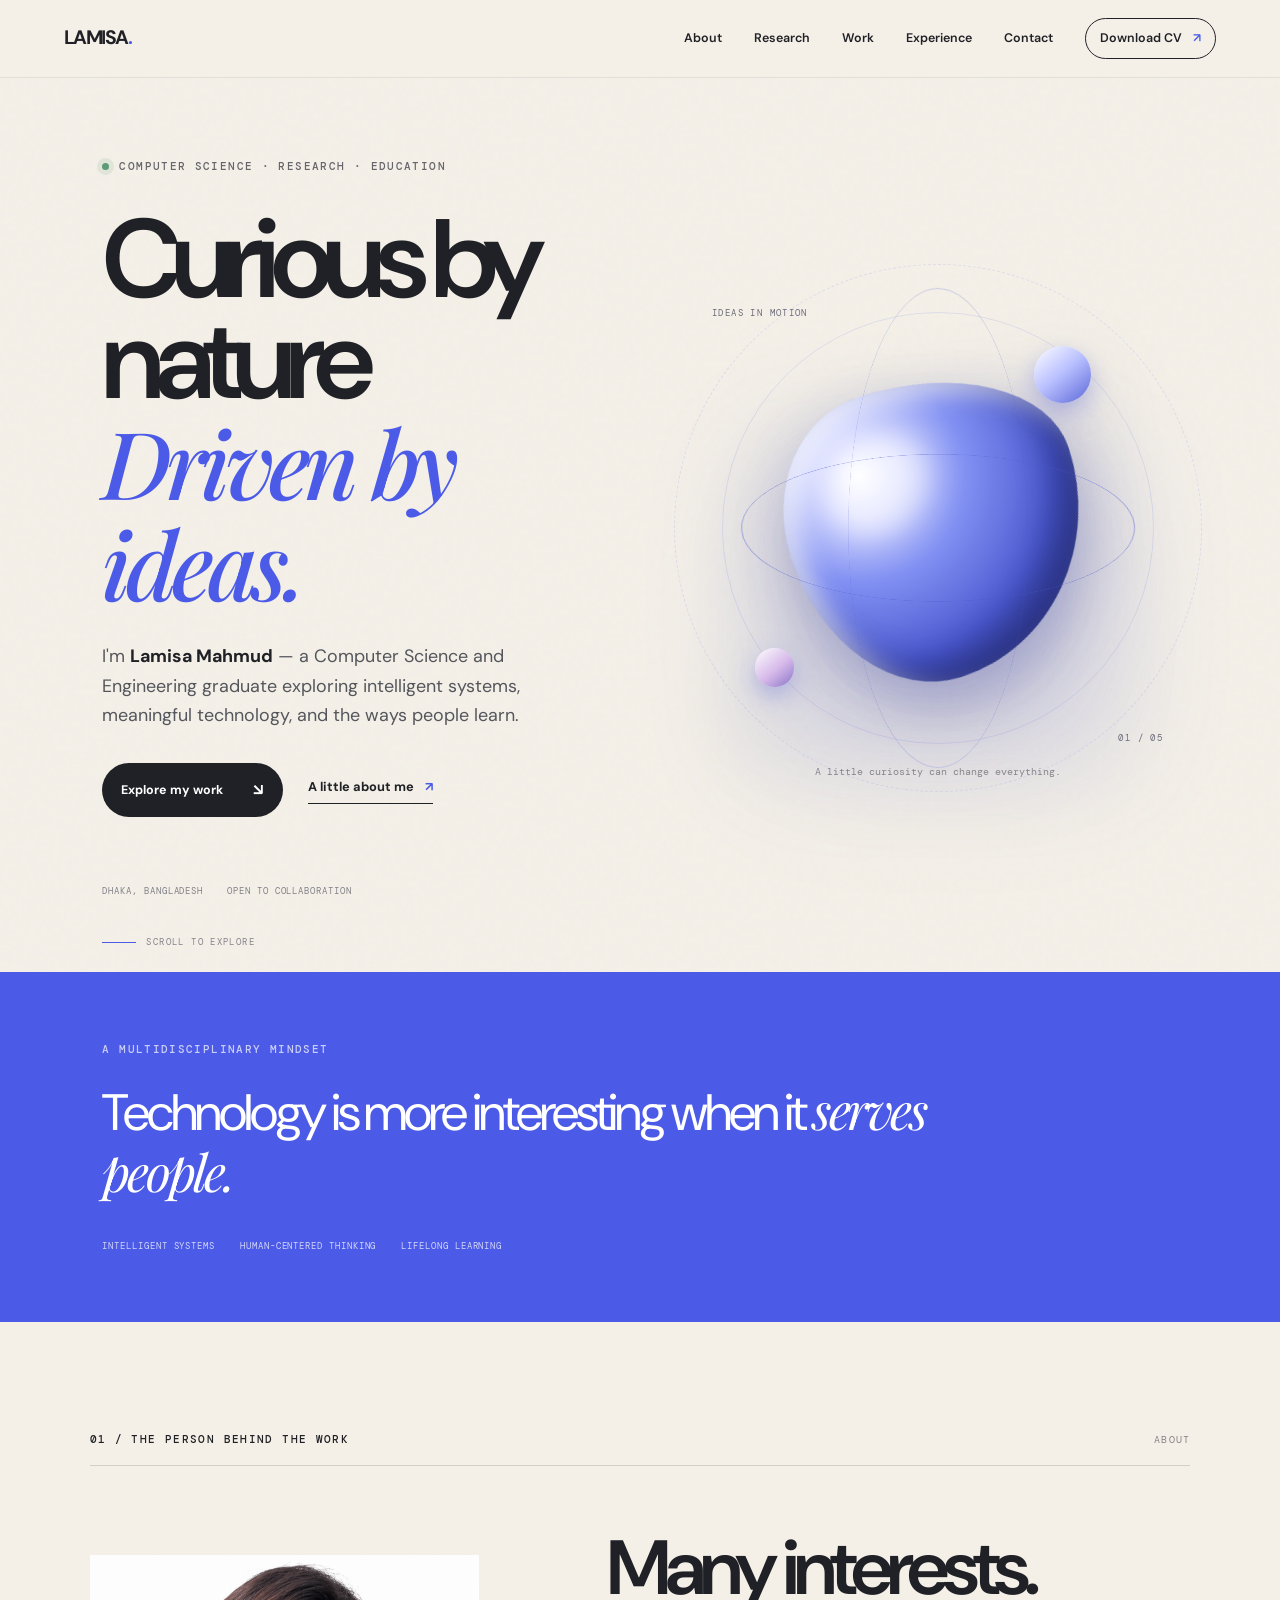
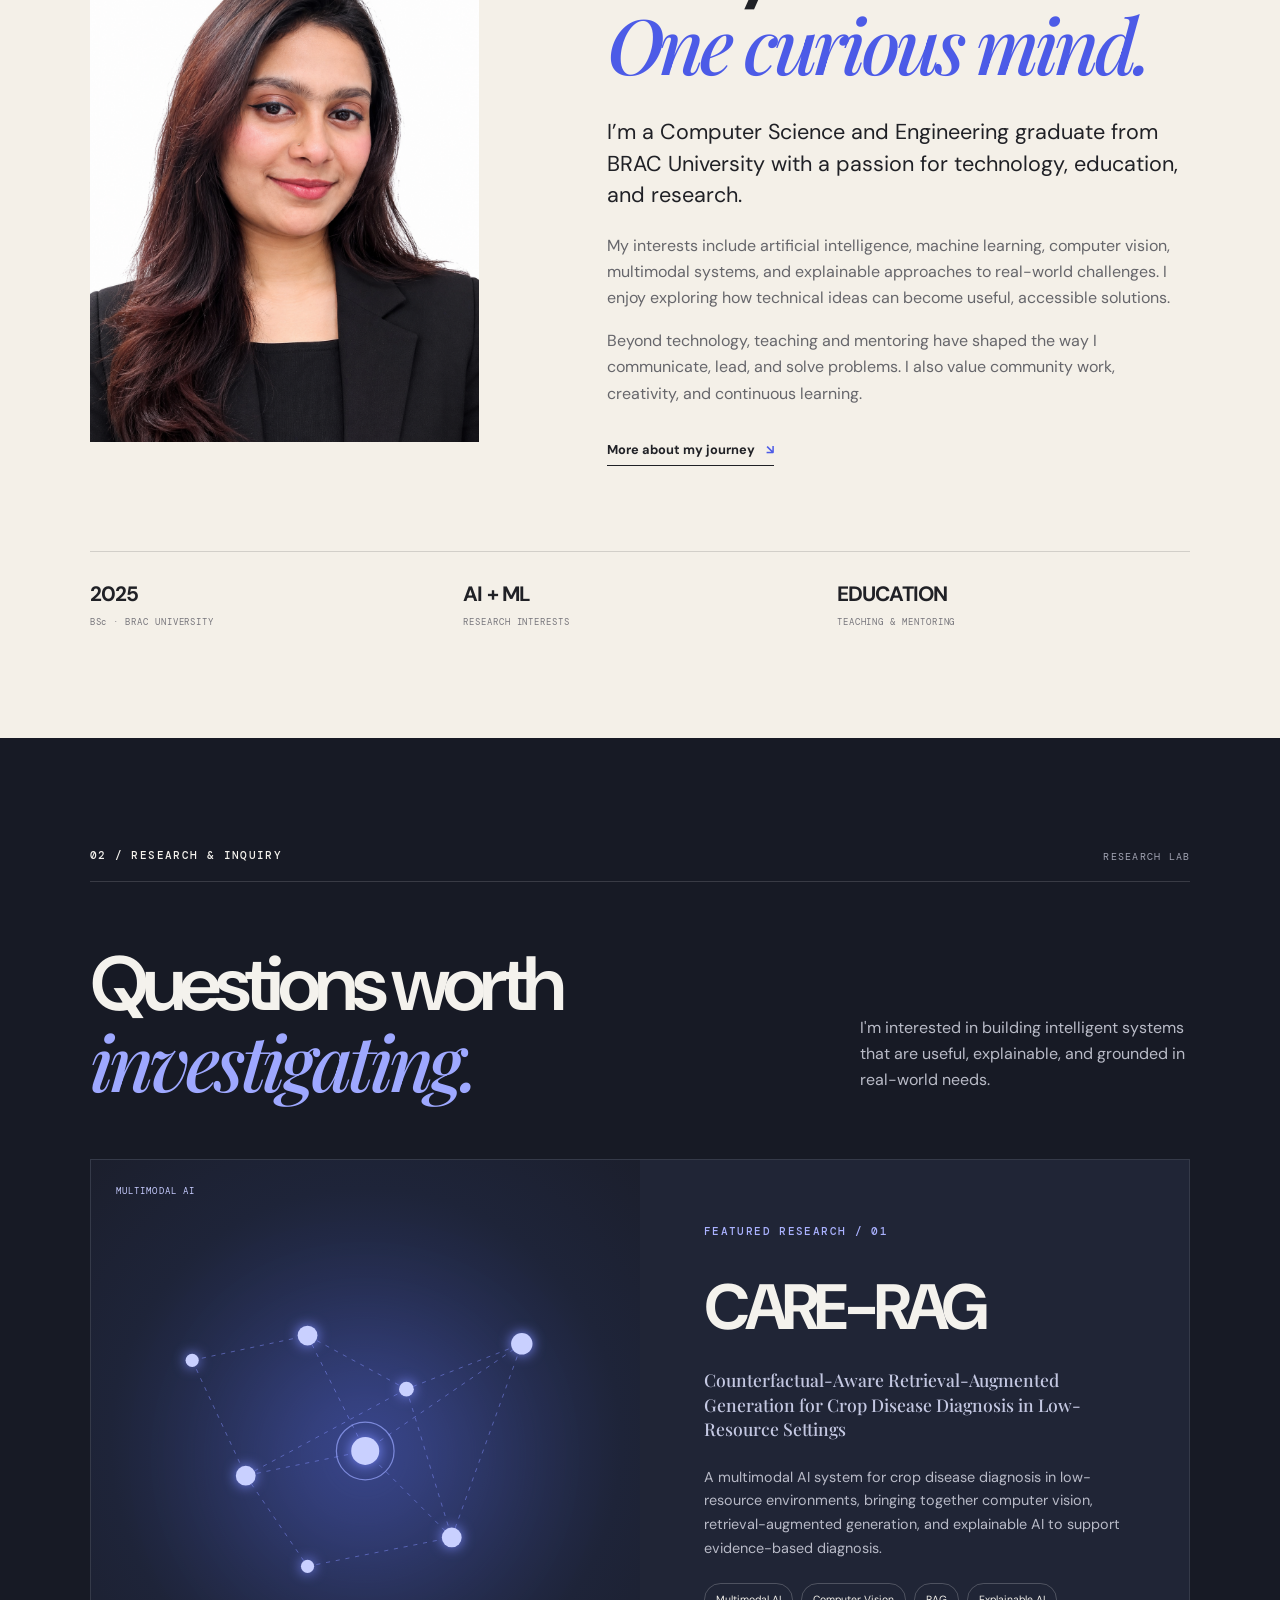
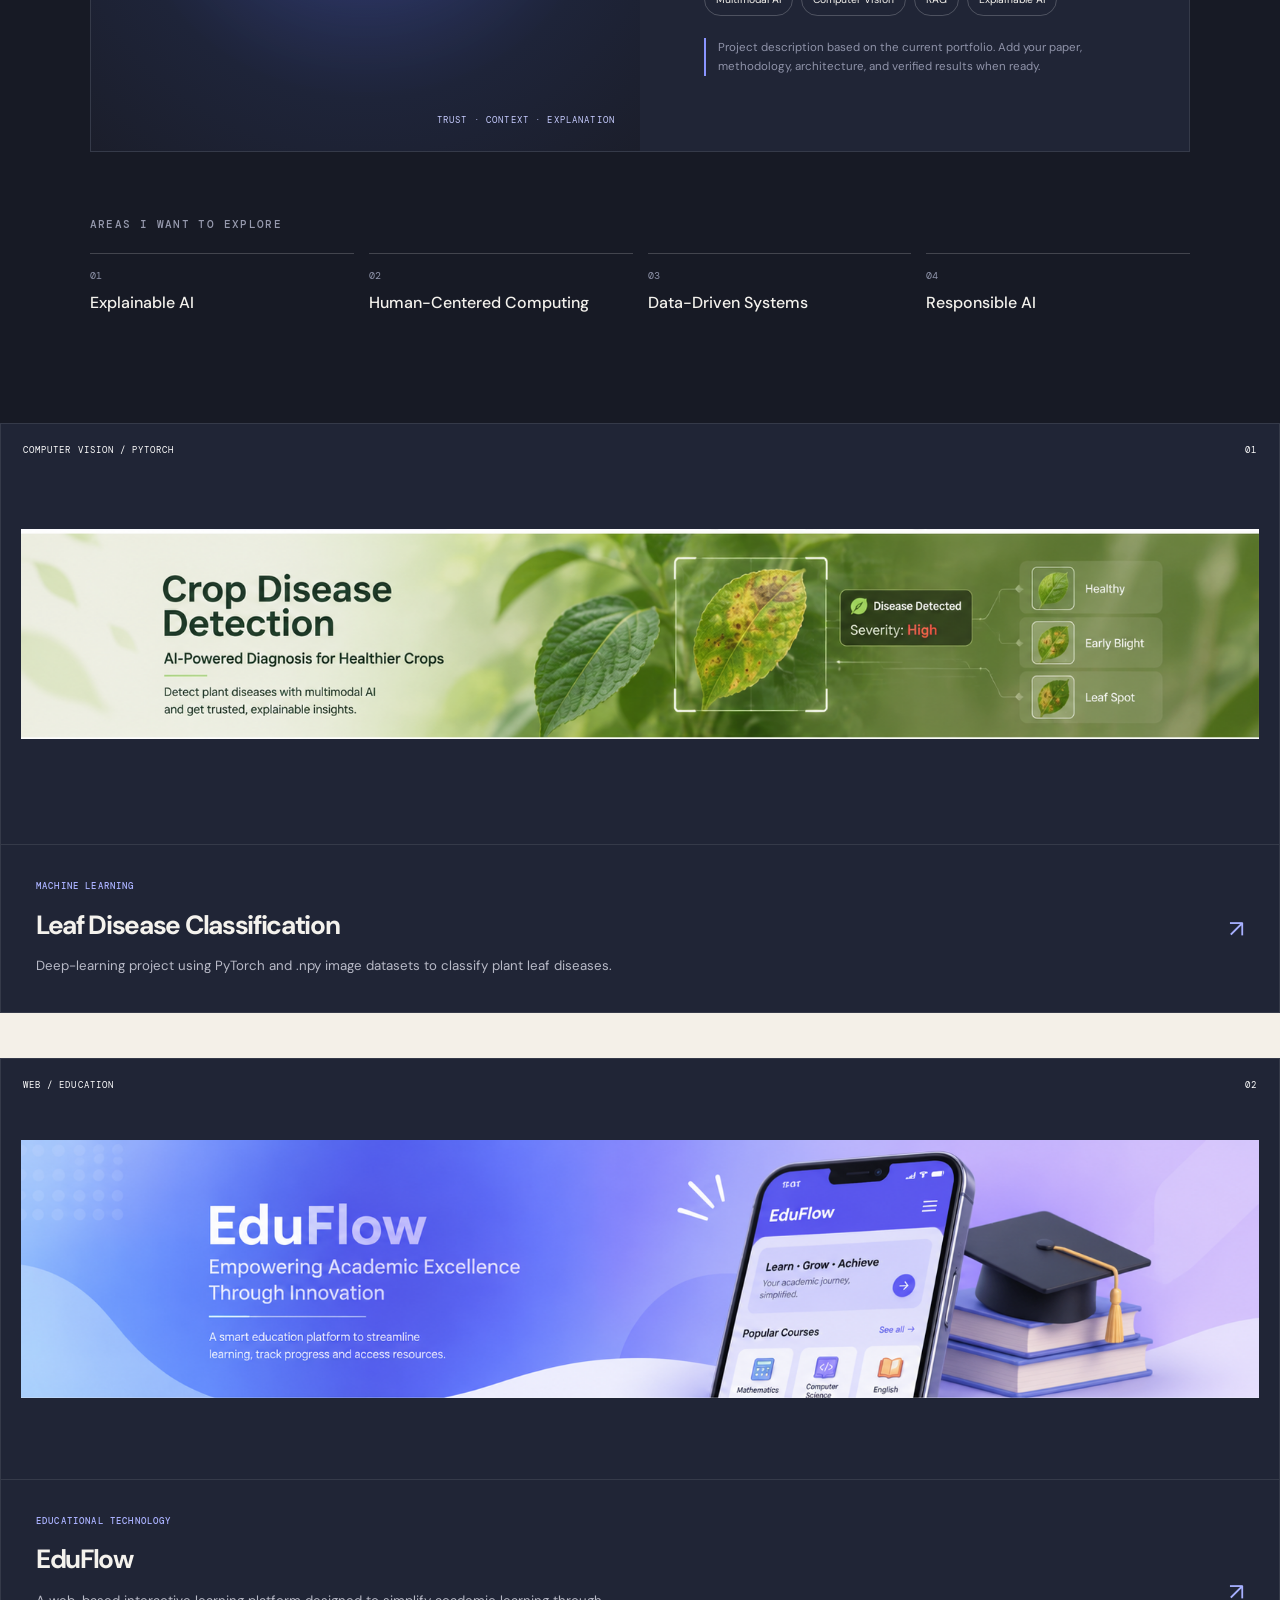
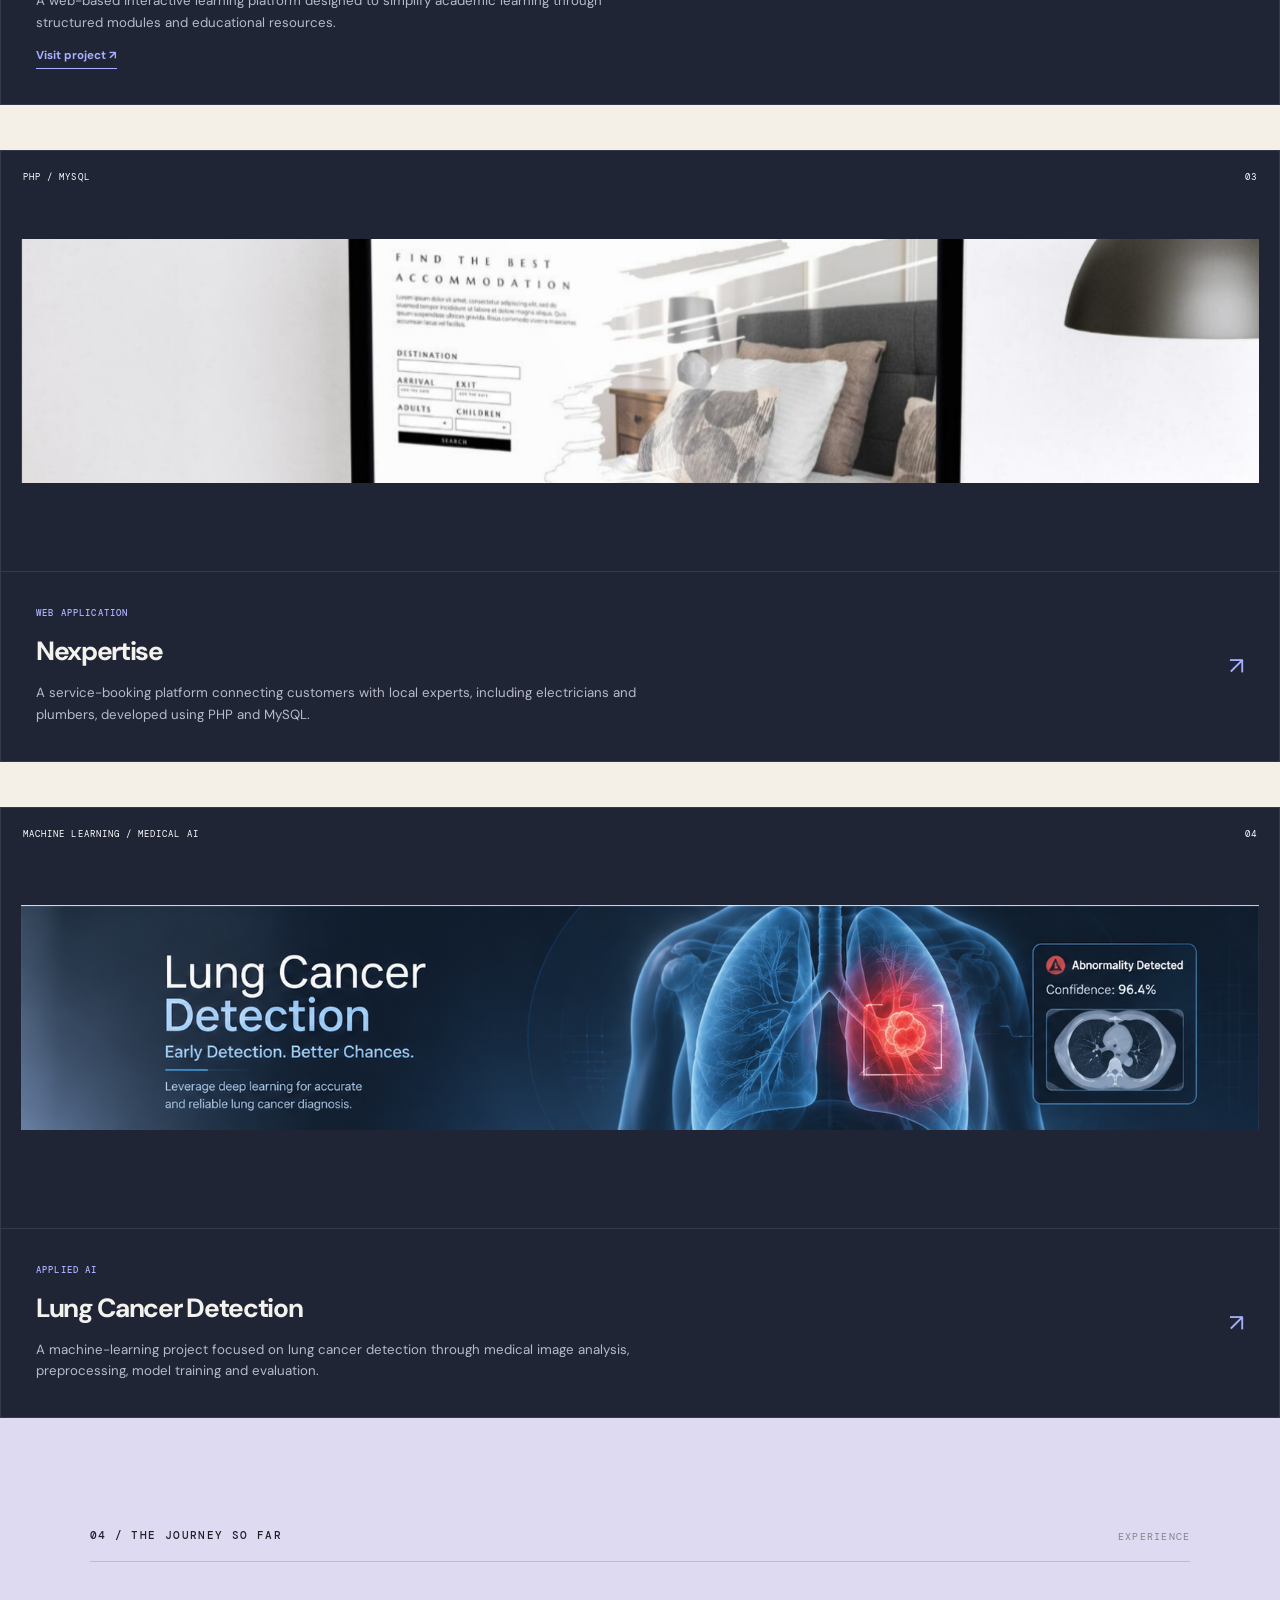
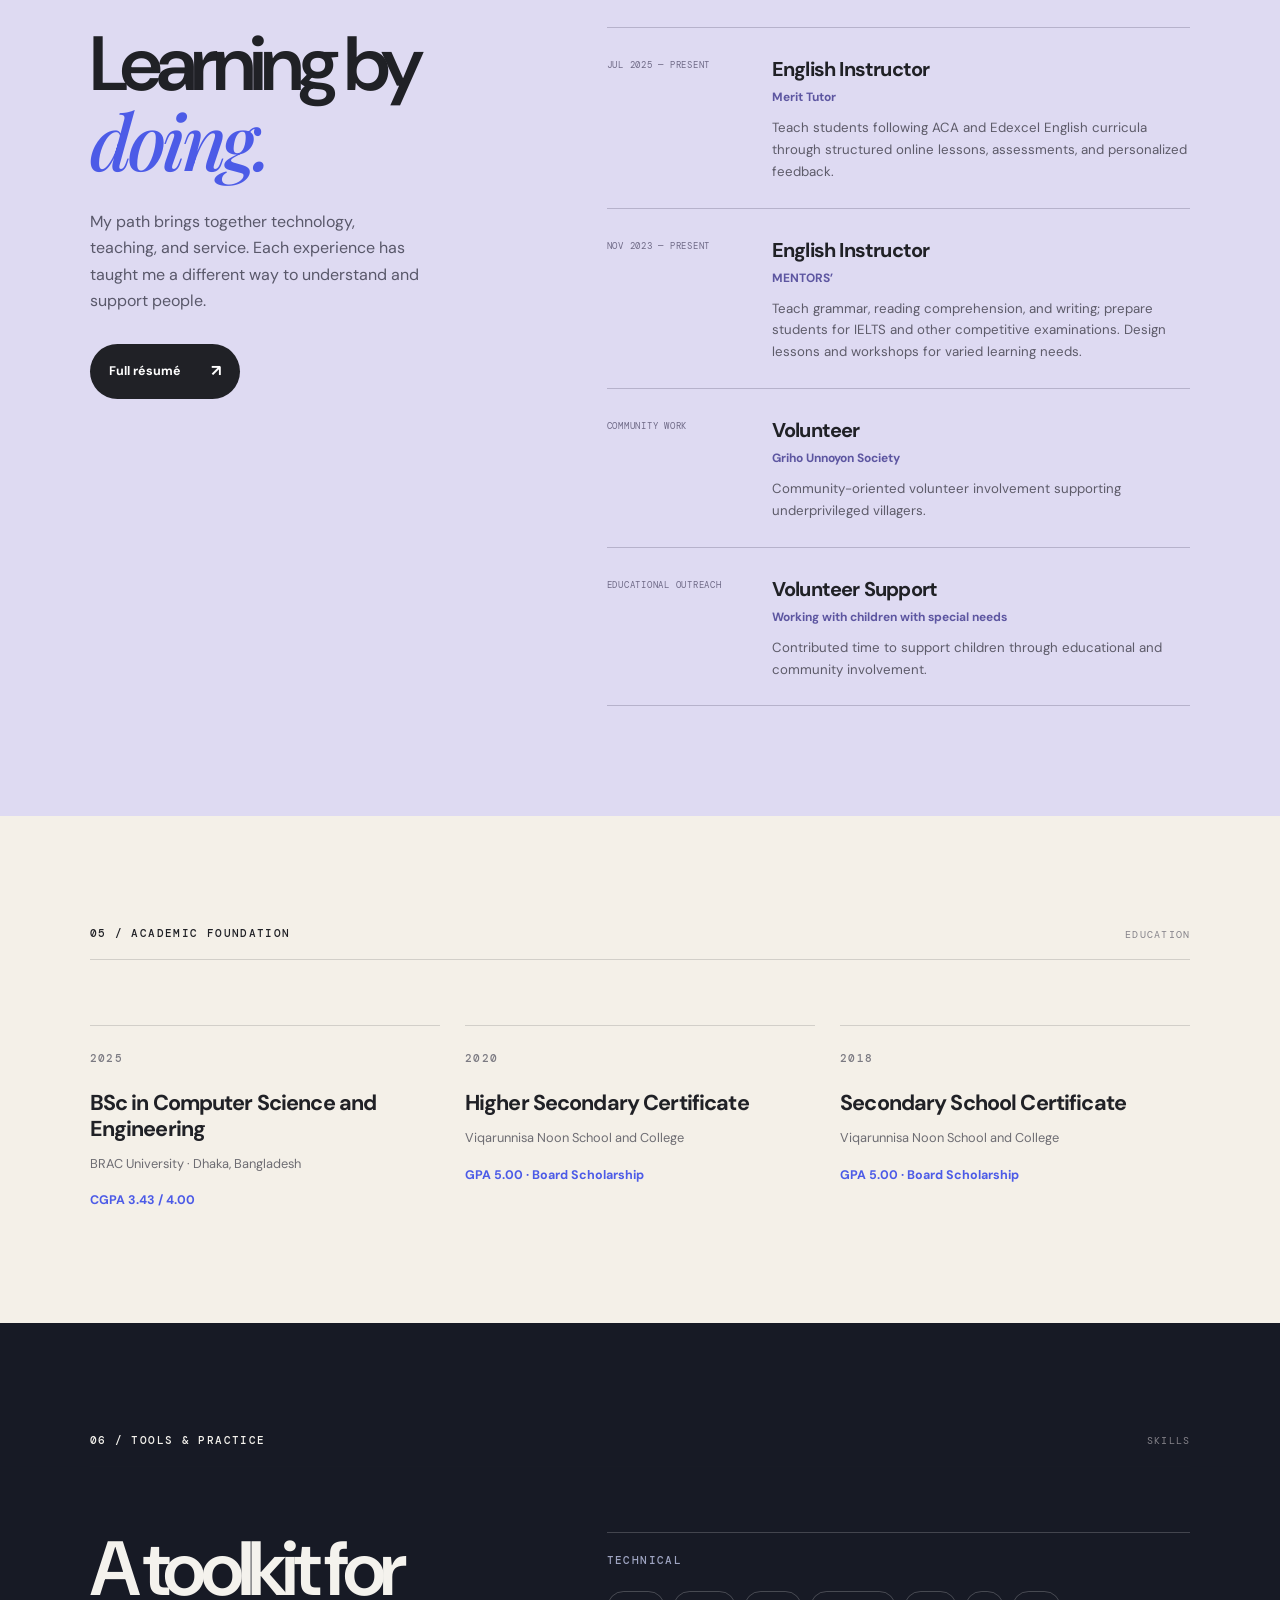
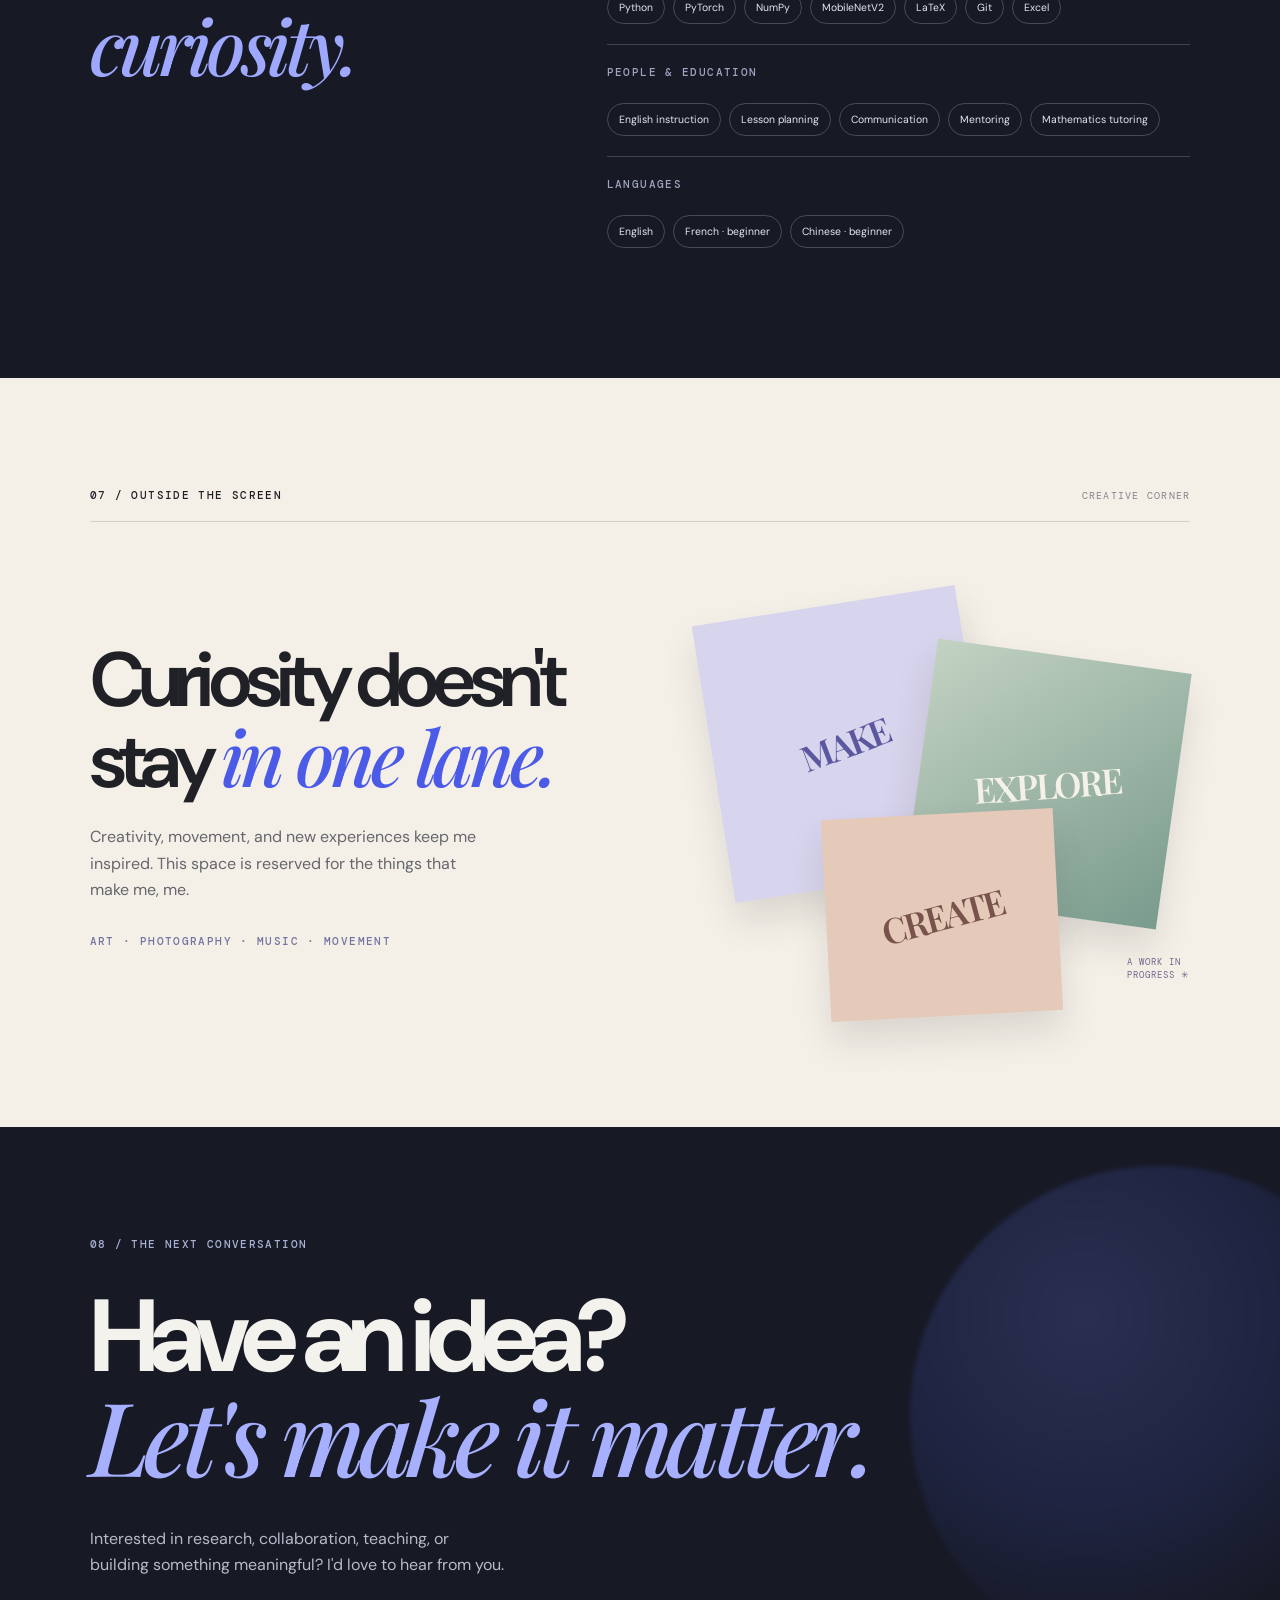
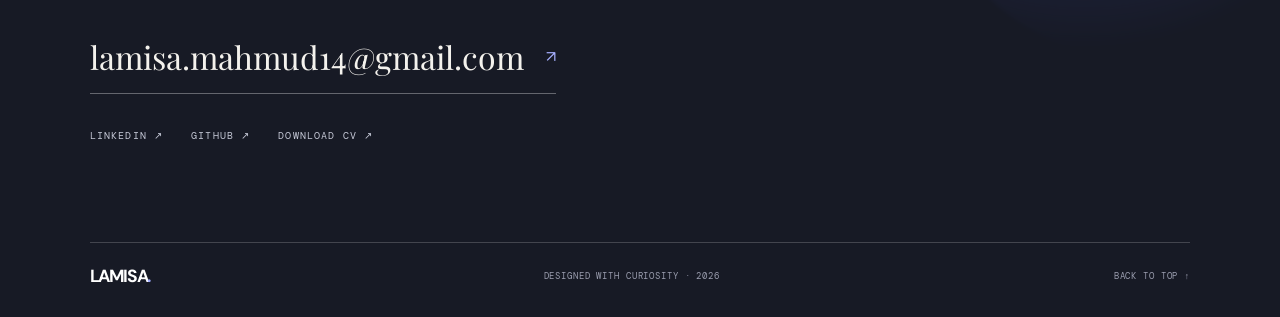
<file: index.html>
<!doctype html>
<html lang="en">
<head>
  <meta charset="utf-8">
  <meta name="viewport" content="width=device-width, initial-scale=1">
  <meta name="theme-color" content="#f4f0e8">
  <meta name="description" content="Lamisa Mahmud — Computer Science and Engineering graduate exploring intelligent systems, research, education and creative technology.">
  <meta property="og:title" content="Lamisa Mahmud — Curious by nature. Driven by ideas.">
  <meta property="og:description" content="Research, technology, education and creative thinking.">
  <meta property="og:type" content="website">
  <title>Lamisa Mahmud — Curious by nature Driven by ideas</title>
  <link rel="preconnect" href="https://fonts.googleapis.com">
  <link rel="preconnect" href="https://fonts.gstatic.com" crossorigin>
  <link href="https://fonts.googleapis.com/css2?family=DM+Mono:wght@400;500&family=DM+Sans:wght@400;500;600;700&family=Playfair+Display:ital,wght@0,500;0,600;1,500;1,600&display=swap" rel="stylesheet">
  <link rel="stylesheet" href="style.css">
  <script>document.documentElement.classList.add('js');</script>
</head>
<body>
  <a class="skip-link" href="#main">Skip to content</a>
  <div class="cursor-glow" aria-hidden="true"></div>
  <header class="site-header">
    <a class="wordmark" href="#top" aria-label="Lamisa Mahmud home">LAMISA<span>.</span></a>
    <button class="menu-toggle" aria-expanded="false" aria-controls="site-nav" aria-label="Open navigation"><span></span><span></span></button>
    <nav id="site-nav" class="site-nav" aria-label="Main navigation">
      <a href="#about">About</a><a href="#research">Research</a><a href="#work">Work</a><a href="#experience">Experience</a><a href="#contact">Contact</a>
      <a class="nav-cv" href="assets/Lamisa_Mahmud_Resume.pdf" target="_blank" rel="noopener">Download CV <span>↗</span></a>
    </nav>
  </header>

  <main id="main">
    <section class="hero section-light" id="top">
      <div class="hero-grain" aria-hidden="true"></div>
      <div class="hero-copy">
        <p class="eyebrow reveal"><span class="status-dot"></span> COMPUTER SCIENCE · RESEARCH · EDUCATION</p>
        <h1 class="hero-title reveal">Curious by<br>nature<br><em>Driven by ideas.</em></h1>
        <p class="hero-intro reveal">I'm <strong>Lamisa Mahmud</strong> — a Computer Science and Engineering graduate exploring intelligent systems, meaningful technology, and the ways people learn.</p>
        <div class="hero-actions reveal">
          <a class="button button-dark" href="#work">Explore my work <span>↘</span></a>
          <a class="text-link" href="#about">A little about me <span>↗</span></a>
        </div>
        <div class="hero-meta reveal"><span>DHAKA, BANGLADESH</span><span>OPEN TO COLLABORATION</span></div>
      </div>
      <div class="hero-art-wrap" aria-label="Abstract interactive 3D artwork">
        <div class="orbit orbit-one"></div><div class="orbit orbit-two"></div>
        <div class="hero-art" id="hero-art">
          <div class="art-shadow"></div>
          <div class="art-core"><div class="art-core-inner"></div></div>
          <div class="art-ring ring-a"></div><div class="art-ring ring-b"></div>
          <div class="art-orb orb-a"></div><div class="art-orb orb-b"></div>
          <span class="art-label label-a">IDEAS IN MOTION</span><span class="art-label label-b">01 / 05</span>
        </div>
        <p class="art-caption">A little curiosity can change everything.</p>
      </div>
      <a class="scroll-cue" href="#about"><span></span> SCROLL TO EXPLORE</a>
    </section>

    <section class="intro-band">
      <p class="eyebrow">A MULTIDISCIPLINARY MINDSET</p>
      <p class="band-line">Technology is more interesting when it <em>serves people.</em></p>
      <div class="band-tags"><span>INTELLIGENT SYSTEMS</span><span>HUMAN-CENTERED THINKING</span><span>LIFELONG LEARNING</span></div>
    </section>

    <section class="about section-light section-pad" id="about">
      <div class="section-heading reveal"><p class="eyebrow">01 / THE PERSON BEHIND THE WORK</p><span class="section-index">ABOUT</span></div>
      <div class="about-grid">
        <div class="portrait-frame reveal">
          <img src="assets/Lamisa.jpg" alt="Portrait of Lamisa Mahmud" onerror="this.style.display='none'; this.nextElementSibling.style.display='grid';">
          <div class="portrait-placeholder"><span>YOUR PORTRAIT<br>GOES HERE</span><small>Replace assets/Lamisa.jpg with your professional photo</small></div>
        </div>
        <div class="about-copy reveal">
          <h2>Many interests.<br><em>One curious mind.</em></h2>
          <p class="large-copy">I’m a Computer Science and Engineering graduate from BRAC University with a passion for technology, education, and research.</p>
          <p>My interests include artificial intelligence, machine learning, computer vision, multimodal systems, and explainable approaches to real-world challenges. I enjoy exploring how technical ideas can become useful, accessible solutions.</p>
          <p>Beyond technology, teaching and mentoring have shaped the way I communicate, lead, and solve problems. I also value community work, creativity, and continuous learning.</p>
          <a class="text-link" href="#experience">More about my journey <span>↘</span></a>
        </div>
      </div>
      <div class="facts-row reveal">
        <div><strong>2025</strong><span>BSc · BRAC UNIVERSITY</span></div>
        <div><strong>AI + ML</strong><span>RESEARCH INTERESTS</span></div>
        <div><strong>EDUCATION</strong><span>TEACHING & MENTORING</span></div>
      </div>
    </section>

    <section class="research section-dark section-pad" id="research">
      <div class="section-heading reveal"><p class="eyebrow">02 / RESEARCH & INQUIRY</p><span class="section-index">RESEARCH LAB</span></div>
      <div class="research-head reveal">
        <h2>Questions worth<br><em>investigating.</em></h2>
        <p>I'm interested in building intelligent systems that are useful, explainable, and grounded in real-world needs.</p>
      </div>
      <article class="featured-research reveal">
        <div class="research-visual">
          <div class="network-visual" aria-hidden="true">
            <div class="network-glow"></div><svg viewBox="0 0 600 420" role="img" aria-label="Abstract network illustration">
              <g class="network-lines"><path d="M90 95 L230 65 L350 130 L490 75 M90 95 L155 235 L300 205 L490 75 M155 235 L230 345 L405 310 L490 75 M300 205 L405 310 M230 65 L300 205 M350 130 L405 310 M155 235 L350 130"/></g>
              <g class="network-nodes"><circle cx="90" cy="95" r="8"/><circle cx="230" cy="65" r="12"/><circle cx="350" cy="130" r="9"/><circle cx="490" cy="75" r="13"/><circle cx="155" cy="235" r="12"/><circle cx="300" cy="205" r="17"/><circle cx="230" cy="345" r="8"/><circle cx="405" cy="310" r="12"/></g>
              <circle class="network-pulse" cx="300" cy="205" r="35"/>
            </svg>
            <span class="visual-tag tag-top">MULTIMODAL AI</span><span class="visual-tag tag-bottom">TRUST · CONTEXT · EXPLANATION</span>
          </div>
        </div>
        <div class="research-details">
          <p class="eyebrow">FEATURED RESEARCH / 01</p>
          <h3>CARE-RAG</h3>
          <h4>Counterfactual-Aware Retrieval-Augmented Generation for Crop Disease Diagnosis in Low-Resource Settings</h4>
          <p>A multimodal AI system for crop disease diagnosis in low-resource environments, bringing together computer vision, retrieval-augmented generation, and explainable AI to support evidence-based diagnosis.</p>
          <div class="chip-row"><span>Multimodal AI</span><span>Computer Vision</span><span>RAG</span><span>Explainable AI</span></div>
          <p class="research-note">Project description based on the current portfolio. Add your paper, methodology, architecture, and verified results when ready.</p>
        </div>
      </article>
      <div class="research-interests reveal">
        <p class="eyebrow">AREAS I WANT TO EXPLORE</p>
        <div class="interest-list"><span>01 <b>Explainable AI</b></span><span>02 <b>Human-Centered Computing</b></span><span>03 <b>Data-Driven Systems</b></span><span>04 <b>Responsible AI</b></span></div>
      </div>
    </section>

   <div class="project-grid">

  <!-- 01. Leaf Disease Classification -->
  <article class="project-card reveal">
    <div class="project-art leaf-art">
      <img class="project-image"
           src="assets/assets/projects/crop-disease.png"
           alt="Crop disease classification research">
      <span class="art-type">COMPUTER VISION / PYTORCH</span>
      <span class="art-number">01</span>
    </div>

    <div class="project-info">
      <div>
        <p class="eyebrow">MACHINE LEARNING</p>
        <h3>Leaf Disease Classification</h3>
        <p>
          Deep-learning project using PyTorch and .npy image datasets
          to classify plant leaf diseases.
        </p>
      </div>
      <span class="project-arrow">↗</span>
    </div>
  </article>


  <!-- 02. EduFlow -->
  <article class="project-card reveal">
    <div class="project-art eduflow-art">
      <img class="project-image"
           src="assets/assets/projects/eduflow.png"
           alt="EduFlow educational platform">
      <span class="art-type">WEB / EDUCATION</span>
      <span class="art-number">02</span>
    </div>

    <div class="project-info">
      <div>
        <p class="eyebrow">EDUCATIONAL TECHNOLOGY</p>
        <h3>EduFlow</h3>
        <p>
          A web-based interactive learning platform designed
          to simplify academic learning through structured
          modules and educational resources.
        </p>
        <a class="project-link"
           href="https://babyz10.github.io/eduflow/"
           target="_blank"
           rel="noopener">
          Visit project ↗
        </a>
      </div>
      <span class="project-arrow">↗</span>
    </div>
  </article>


  <!-- 03. Nexpertise -->
  <article class="project-card reveal">
    <div class="project-art nexpertise-art">
      <img class="project-image"
           src="assets/assets/projects/nexpertise.png"
           alt="Nexpertise service booking platform">

      <span class="art-type">PHP / MYSQL</span>
      <span class="art-number">03</span>
    </div>

    <div class="project-info">
      <div>
        <p class="eyebrow">WEB APPLICATION</p>
        <h3>Nexpertise</h3>
        <p>
          A service-booking platform connecting customers
          with local experts, including electricians and
          plumbers, developed using PHP and MySQL.
        </p>
      </div>
      <span class="project-arrow">↗</span>
    </div>
  </article>


  <!-- 04. Lung Cancer Detection -->
  <article class="project-card reveal">
    <div class="project-art cancer-art">
      <img class="project-image"
           src="assets/assets/projects/lung-cancer.png"
           alt="Lung cancer detection machine learning project">

      <span class="art-type">MACHINE LEARNING / MEDICAL AI</span>
      <span class="art-number">04</span>
    </div>

    <div class="project-info">
      <div>
        <p class="eyebrow">APPLIED AI</p>
        <h3>Lung Cancer Detection</h3>
        <p>
          A machine-learning project focused on lung cancer
          detection through medical image analysis,
          preprocessing, model training and evaluation.
        </p>
      </div>
      <span class="project-arrow">↗</span>
    </div>
  </article>

</div>

    <section class="experience section-lilac section-pad" id="experience">
      <div class="section-heading reveal"><p class="eyebrow">04 / THE JOURNEY SO FAR</p><span class="section-index">EXPERIENCE</span></div>
      <div class="experience-grid">
        <div class="experience-intro reveal"><h2>Learning by<br><em>doing.</em></h2><p>My path brings together technology, teaching, and service. Each experience has taught me a different way to understand and support people.</p><a class="button button-dark" href="assets/Lamisa_Mahmud_Resume.pdf" target="_blank" rel="noopener">Full résumé <span>↗</span></a></div>
        <div class="timeline reveal">
          <article class="timeline-item"><span class="timeline-date">JUL 2025 — PRESENT</span><div><h3>English Instructor</h3><p class="timeline-org">Merit Tutor</p><p>Teach students following ACA and Edexcel English curricula through structured online lessons, assessments, and personalized feedback.</p></div></article>
          <article class="timeline-item"><span class="timeline-date">NOV 2023 — PRESENT</span><div><h3>English Instructor</h3><p class="timeline-org">MENTORS’</p><p>Teach grammar, reading comprehension, and writing; prepare students for IELTS and other competitive examinations. Design lessons and workshops for varied learning needs.</p></div></article>
          <article class="timeline-item"><span class="timeline-date">COMMUNITY WORK</span><div><h3>Volunteer</h3><p class="timeline-org">Griho Unnoyon Society</p><p>Community-oriented volunteer involvement supporting underprivileged villagers.</p></div></article>
          <article class="timeline-item"><span class="timeline-date">EDUCATIONAL OUTREACH</span><div><h3>Volunteer Support</h3><p class="timeline-org">Working with children with special needs</p><p>Contributed time to support children through educational and community involvement.</p></div></article>
        </div>
      </div>
    </section>

    <section class=" education section-light section-pad">
      <div class="section-heading reveal"><p class="eyebrow">05 / ACADEMIC FOUNDATION</p><span class="section-index">EDUCATION</span></div>
      <div class="education-grid reveal">
        <div><span class="eyebrow">2025</span><h3>BSc in Computer Science and Engineering</h3><p>BRAC University · Dhaka, Bangladesh</p><strong>CGPA 3.43 / 4.00</strong></div>
        <div><span class="eyebrow">2020</span><h3>Higher Secondary Certificate</h3><p>Viqarunnisa Noon School and College</p><strong>GPA 5.00 · Board Scholarship</strong></div>
        <div><span class="eyebrow">2018</span><h3>Secondary School Certificate</h3><p>Viqarunnisa Noon School and College</p><strong>GPA 5.00 · Board Scholarship</strong></div>
      </div>
    </section>

    <section class=" skills section-dark section-pad">
      <div class="section-heading reveal"><p class="eyebrow">06 / TOOLS & PRACTICE</p><span class="section-index">SKILLS</span></div>
      <div class="skills-grid reveal">
        <h2>A toolkit for<br><em>curiosity.</em></h2>
        <div class="skill-groups">
          <div><p class="eyebrow">TECHNICAL</p><div class="chip-row"><span>Python</span><span>PyTorch</span><span>NumPy</span><span>MobileNetV2</span><span>LaTeX</span><span>Git</span><span>Excel</span></div></div>
          <div><p class="eyebrow">PEOPLE & EDUCATION</p><div class="chip-row"><span>English instruction</span><span>Lesson planning</span><span>Communication</span><span>Mentoring</span><span>Mathematics tutoring</span></div></div>
          <div><p class="eyebrow">LANGUAGES</p><div class="chip-row"><span>English</span><span>French · beginner</span><span>Chinese · beginner</span></div></div>
        </div>
      </div>
    </section>

    <section class="creative section-light section-pad">
      <div class="section-heading reveal"><p class="eyebrow">07 / OUTSIDE THE SCREEN</p><span class="section-index">CREATIVE CORNER</span></div>
      <div class="creative-grid">
        <div class="creative-copy reveal"><h2>Curiosity doesn't<br>stay <em>in one lane.</em></h2><p>Creativity, movement, and new experiences keep me inspired. This space is reserved for the things that make me, me.</p><p class="eyebrow">ART · PHOTOGRAPHY · MUSIC · MOVEMENT</p></div>
        <div class="creative-collage reveal"><div class="collage-card collage-one"><span>MAKE</span></div><div class="collage-card collage-two"><span>EXPLORE</span></div><div class="collage-card collage-three"><span>CREATE</span></div><div class="collage-note">A WORK IN<br>PROGRESS ✳</div></div>
      </div>
    </section>

    <section class="contact section-dark section-pad" id="contact">
      <div class="contact-orb" aria-hidden="true"></div>
      <p class="eyebrow reveal">08 / THE NEXT CONVERSATION</p>
      <h2 class="reveal">Have an idea?<br><em>Let's make it matter.</em></h2>
      <p class="contact-copy reveal">Interested in research, collaboration, teaching, or building something meaningful? I'd love to hear from you.</p>
      <a class="contact-email reveal" href="mailto:lamisa.mahmud14@gmail.com">lamisa.mahmud14@gmail.com <span>↗</span></a>
      <div class="contact-links reveal"><a href="https://www.linkedin.com/in/lamisa-mahmud-b38b47302/" target="_blank" rel="noopener">LINKEDIN ↗</a><a href="https://github.com/Lamisa26" target="_blank" rel="noopener">GITHUB ↗</a><a href="assets/Lamisa_Mahmud_Resume.pdf" target="_blank" rel="noopener">DOWNLOAD CV ↗</a></div>
      <footer><a class="wordmark" href="#top">LAMISA<span>.</span></a><span>DESIGNED WITH CURIOSITY · 2026</span><a href="#top">BACK TO TOP ↑</a></footer>
    </section>
  </main>
  <script src="script.js"></script>
</body>
</html>
</file>
<file: style.css>
/* Lamisa Mahmud portfolio — editorial x future */
:root{--paper:#f4f0e8;--paper-2:#e9e5dc;--ink:#202126;--muted:#696a70;--blue:#4c5be7;--lilac:#dedaf2;--night:#171a25;--night-2:#202536;--line:rgba(32,33,38,.16);--serif:"Playfair Display",Georgia,serif;--sans:"DM Sans",Arial,sans-serif;--mono:"DM Mono",monospace;--max:1240px}
*{box-sizing:border-box}html{scroll-behavior:smooth;scroll-padding-top:90px}body{margin:0;background:var(--paper);color:var(--ink);font-family:var(--sans);font-size:16px;line-height:1.65;overflow-x:hidden}a{color:inherit;text-decoration:none}button{font:inherit}.skip-link{position:absolute;left:-999px;top:1rem;background:white;padding:.8rem;z-index:1000}.skip-link:focus{left:1rem}.site-header{height:78px;padding:0 max(5vw,24px);display:flex;align-items:center;justify-content:space-between;position:sticky;top:0;z-index:100;background:rgba(244,240,232,.88);backdrop-filter:blur(18px);border-bottom:1px solid rgba(32,33,38,.08)}.wordmark{font-size:1.22rem;font-weight:700;letter-spacing:-.08em}.wordmark span,.blue-dot{color:var(--blue)}.site-nav{display:flex;align-items:center;gap:clamp(16px,2.5vw,34px);font-size:.78rem;font-weight:600}.site-nav a{transition:color .2s}.site-nav a:hover,.text-link:hover{color:var(--blue)}.nav-cv{border:1px solid var(--ink);padding:9px 14px;border-radius:99px}.nav-cv span{color:var(--blue);margin-left:8px}.menu-toggle{display:none}
section{position:relative}.section-light{background:var(--paper);color:var(--ink)}.section-dark{background:var(--night);color:#f4f2ed}.section-lilac{background:var(--lilac);color:var(--ink)}.section-pad{padding:110px max(7vw,26px)}.eyebrow{font:500 .66rem/1.5 var(--mono);letter-spacing:.13em;text-transform:uppercase}.hero{min-height:calc(100svh - 78px);padding:9vh max(8vw,28px) 75px;display:grid;grid-template-columns:1.08fr .92fr;align-items:center;gap:3vw;overflow:hidden}.hero-grain{position:absolute;inset:0;pointer-events:none;opacity:.18;background-image:url("data:image/svg+xml,%3Csvg viewBox='0 0 180 180' xmlns='http://www.w3.org/2000/svg'%3E%3Cfilter id='n'%3E%3CfeTurbulence type='fractalNoise' baseFrequency='.8' numOctaves='3' stitchTiles='stitch'/%3E%3C/filter%3E%3Crect width='100%25' height='100%25' filter='url(%23n)' opacity='.14'/%3E%3C/svg%3E")}.hero-copy{position:relative;z-index:2;max-width:690px}.hero .eyebrow{display:flex;align-items:center;gap:10px;color:#65656a}.status-dot{width:7px;height:7px;border-radius:50%;background:#5c9b75;box-shadow:0 0 0 5px rgba(92,155,117,.12)}h1,h2,h3,h4,p{margin-top:0}.hero-title{font-size:clamp(4.2rem,8.7vw,8.8rem);line-height:.91;letter-spacing:-.085em;font-weight:600;margin:34px 0 28px}.hero-title em,h2 em{font-family:var(--serif);font-weight:500;letter-spacing:-.06em}.hero-title em{color:var(--blue);font-size:.84em}.hero-intro{max-width:490px;font-size:1.12rem;color:#55565c}.hero-intro strong{color:var(--ink)}.hero-actions{display:flex;align-items:center;gap:25px;margin-top:32px}.button{display:inline-flex;align-items:center;gap:30px;padding:14px 19px;border-radius:99px;font-size:.78rem;font-weight:700;transition:transform .25s,background .25s}.button:hover{transform:translateY(-3px)}.button-dark{background:var(--ink);color:white}.button-dark:hover{background:var(--blue)}.button span{font-size:1rem}.text-link{font-size:.8rem;font-weight:700;border-bottom:1px solid currentColor;padding-bottom:5px}.text-link span{margin-left:8px;color:var(--blue)}.hero-meta{display:flex;gap:24px;margin-top:68px;font: .58rem var(--mono);letter-spacing:.1em;color:#818087}.hero-art-wrap{position:relative;min-height:520px;display:grid;place-items:center;perspective:1000px}.hero-art{width:min(39vw,480px);aspect-ratio:1;position:relative;transform-style:preserve-3d;transition:transform .15s ease-out;filter:drop-shadow(0 35px 45px rgba(50,55,100,.16))}.art-core{position:absolute;inset:19%;border-radius:38% 62% 58% 42% / 44% 38% 62% 56%;background:radial-gradient(circle at 30% 25%,#fff 0,#d9dcff 13%,#8190f2 35%,#4a58cf 64%,#252d74 100%);box-shadow:inset -18px -20px 35px rgba(18,22,75,.45),inset 12px 14px 24px rgba(255,255,255,.75),0 25px 55px rgba(60,70,170,.28);animation:morph 9s ease-in-out infinite alternate;transform:translateZ(35px) rotate(-18deg)}.art-core-inner{position:absolute;width:36%;height:28%;top:17%;left:18%;border-radius:50%;background:rgba(255,255,255,.48);filter:blur(12px);transform:rotate(-30deg)}.art-ring{position:absolute;inset:9%;border:1px solid rgba(74,88,207,.5);border-radius:50%;transform:rotateX(68deg) rotateZ(-25deg)}.ring-b{inset:0;border-color:rgba(74,88,207,.25);transform:rotateY(68deg) rotateZ(25deg)}.art-orb{position:absolute;width:12%;aspect-ratio:1;border-radius:50%;background:linear-gradient(140deg,#fff,#b9c0ff 48%,#5a66d7);box-shadow:0 10px 25px #7d86da88}.orb-a{top:12%;right:18%;transform:translateZ(75px)}.orb-b{bottom:17%;left:12%;width:8%;background:linear-gradient(140deg,#fff,#d6b9e9 55%,#8873c9)}.art-shadow{position:absolute;inset:24% 12% 10%;background:#5966d7;filter:blur(60px);opacity:.16;transform:translateY(45px)}.art-label{position:absolute;font: .58rem var(--mono);letter-spacing:.15em;color:#6b6b78}.label-a{top:4%;left:3%}.label-b{bottom:5%;right:3%}.orbit{position:absolute;border:1px solid rgba(76,91,231,.13);border-radius:50%;width:90%;aspect-ratio:1}.orbit-two{width:110%;border-style:dashed;animation:spin 45s linear infinite}.art-caption{position:absolute;bottom:0;font: .65rem var(--mono);color:#87858a}.scroll-cue{position:absolute;bottom:24px;left:max(8vw,28px);font: .58rem var(--mono);letter-spacing:.15em;display:flex;align-items:center;gap:10px;color:#85838a}.scroll-cue span{width:34px;height:1px;background:var(--blue)}
.intro-band{padding:70px max(8vw,28px);background:var(--blue);color:white}.intro-band .eyebrow{opacity:.7}.band-line{font-size:clamp(1.8rem,4vw,4rem);line-height:1.16;letter-spacing:-.06em;max-width:950px;margin:22px 0 35px}.band-line em{font-family:var(--serif)}.band-tags{display:flex;gap:25px;flex-wrap:wrap;font: .58rem var(--mono);letter-spacing:.1em;opacity:.75}
.section-heading{display:flex;justify-content:space-between;align-items:center;border-bottom:1px solid var(--line);padding-bottom:17px;margin-bottom:65px}.section-heading .eyebrow{margin:0}.section-index{font: .6rem var(--mono);letter-spacing:.13em;color:#85838a}.about-grid{display:grid;grid-template-columns:.8fr 1.2fr;gap:10vw;align-items:center}.portrait-frame{position:relative;max-width:430px;aspect-ratio:4/5;background:#d8d5cd;overflow:hidden}.portrait-frame img{width:100%;height:100%;object-fit:cover;object-position:center;display:block}.portrait-placeholder{height:100%;display:none;place-content:center;text-align:center;background:radial-gradient(circle at 65% 25%,#e9e5ff,#b9b9d3 45%,#8e91b7);color:#292c53;padding:20px}.portrait-placeholder span{font:600 clamp(1.5rem,4vw,3rem)/1.05 var(--serif)}.portrait-placeholder small{font:.6rem var(--mono);margin-top:15px}.portrait-stamp{position:absolute;bottom:16px;right:16px;background:var(--paper);padding:12px 15px;font: .65rem/1.3 var(--mono);letter-spacing:.12em}.portrait-stamp span{color:var(--blue)}.about-copy h2,.research-head h2,.work-heading h2,.experience-intro h2,.skills-grid h2,.creative-copy h2{font-size:clamp(3rem,6vw,6rem);line-height:.98;letter-spacing:-.075em;font-weight:600;margin-bottom:30px}.about-copy h2 em,.work-heading h2 em,.experience-intro h2 em,.creative-copy h2 em{color:var(--blue)}.large-copy{font-size:1.35rem;line-height:1.45;max-width:650px}.about-copy p:not(.large-copy){color:#66666b;max-width:610px}.about-copy .text-link{display:inline-block;margin-top:16px}.facts-row{display:grid;grid-template-columns:repeat(3,1fr);border-top:1px solid var(--line);margin-top:85px;padding-top:25px;gap:20px}.facts-row div{display:flex;flex-direction:column}.facts-row strong{font-size:1.3rem;letter-spacing:-.04em}.facts-row span{font: .58rem var(--mono);color:#77767c;letter-spacing:.1em;margin-top:5px}
.research{overflow:hidden}.research .section-heading{border-color:#ffffff25}.research .section-index{color:#a3a5b4}.research-head{display:flex;justify-content:space-between;align-items:end;gap:40px;margin-bottom:55px}.research-head h2{margin:0}.research-head h2 em,.skills-grid h2 em{color:#9ea8ff}.research-head>p{max-width:330px;color:#b9bbc7;margin:0 0 10px}.featured-research{display:grid;grid-template-columns:1fr 1fr;background:var(--night-2);border:1px solid #ffffff18}.research-visual{min-height:420px;background:radial-gradient(circle at 50% 48%,#313d75,#1e2439 62%,#1b1e2b);display:grid;place-items:center;overflow:hidden}.network-visual{width:100%;height:100%;min-height:420px;position:relative;display:grid;place-items:center}.network-visual svg{width:90%;max-width:590px;z-index:1;overflow:visible}.network-lines path{fill:none;stroke:#8490ff;stroke-width:1.2;stroke-opacity:.5;stroke-dasharray:5 7;animation:dash 20s linear infinite}.network-nodes circle{fill:#c9d0ff;filter:drop-shadow(0 0 8px #7c8aff)}.network-pulse{fill:none;stroke:#9ba7ff;stroke-width:1.5;opacity:.7;transform-origin:300px 205px;animation:pulse 3s ease-out infinite}.network-glow{position:absolute;width:220px;height:220px;border-radius:50%;background:#5666db;filter:blur(75px);opacity:.3}.visual-tag{position:absolute;z-index:2;font: .55rem var(--mono);letter-spacing:.13em;color:#c7ccff}.tag-top{top:25px;left:25px}.tag-bottom{bottom:25px;right:25px}.research-details{padding:clamp(30px,5vw,65px);align-self:center}.research-details .eyebrow{color:#aab2ff}.research-details h3{font-size:clamp(2.8rem,5vw,5rem);letter-spacing:-.08em;margin:15px 0 8px}.research-details h4{font:500 1.1rem/1.4 var(--serif);color:#c4c8e2;max-width:510px}.research-details>p:not(.eyebrow){color:#b8bac7;font-size:.9rem}.chip-row{display:flex;gap:8px;flex-wrap:wrap;margin:22px 0}.chip-row span{border:1px solid #ffffff35;border-radius:99px;padding:7px 11px;font-size:.65rem;color:inherit}.research-note{font-size:.72rem!important;color:#8f93a9!important;border-left:2px solid #8994ff;padding-left:12px}.research-interests{margin-top:65px}.research-interests .eyebrow{color:#9699ad}.interest-list{display:grid;grid-template-columns:repeat(4,1fr);gap:15px;margin-top:20px}.interest-list span{border-top:1px solid #ffffff30;padding-top:15px;font: .62rem var(--mono);color:#8f94aa}.interest-list b{display:block;color:#f4f2ed;font:500 1rem var(--sans);margin-top:10px}
.work-heading{display:flex;align-items:end;justify-content:space-between;gap:35px;margin-bottom:50px}.work-heading h2{margin:0}.work-heading p{max-width:340px;color:#686970;margin-bottom:10px}.project-grid{display:grid;grid-template-columns:1fr 1fr;gap:50px 24px}.project-card{min-width:0}.project-large{grid-column:span 2}.project-art{height:320px;position:relative;overflow:hidden;display:grid;place-items:center}.project-large .project-art{height:450px}.art-type,.art-number{position:absolute;top:20px;font: .55rem var(--mono);letter-spacing:.12em}.art-type{left:22px}.art-number{right:22px}.leaf-art{background:#dce7d5}.leaf-shape{width:190px;height:260px;background:radial-gradient(ellipse at 35% 30%,#d7f1ac,#5e9c5b 50%,#1f5c4b 85%);border-radius:5% 95% 5% 95%;transform:rotate(35deg);box-shadow:inset -15px -12px 25px #17462c55,0 35px 45px #315a3340;position:relative;transition:transform .7s}.leaf-shape:after{content:"";position:absolute;width:2px;height:110%;background:#d8edb9;left:50%;top:-5%;transform:rotate(-35deg);opacity:.8}.project-card:hover .leaf-shape{transform:rotate(48deg) scale(1.08)}.leaf-art .art-type{color:#36533a}.eduflow-art{background:#e4ddf3}.browser-mock{width:64%;max-width:390px;background:#f8f7fc;box-shadow:0 30px 50px #554b7540;transform:rotate(-5deg);transition:transform .5s}.project-card:hover .browser-mock{transform:rotate(0) translateY(-8px)}.browser-top{height:24px;background:#d4cce8;display:flex;gap:5px;align-items:center;padding:0 10px}.browser-top i{width:6px;height:6px;border-radius:50%;background:#9389b7}.browser-body{padding:22px}.browser-body span,.booking-ui>span{font: .48rem var(--mono);letter-spacing:.1em;color:#746a9b}.browser-body b{display:block;font:600 1.5rem/1.1 var(--serif);margin:10px 0;color:#29263f}.mock-lines{height:25px;border-top:1px solid #ddd8e9;border-bottom:1px solid #ddd8e9}.mock-blocks{display:flex;gap:7px;margin-top:12px}.mock-blocks i{height:40px;flex:1;background:#c9c2e1}.mock-blocks i:nth-child(2){background:#9d91c7}.nexpertise-art{background:#d8e1e8}.booking-ui{background:#f8f9f7;padding:30px;width:62%;max-width:330px;box-shadow:0 30px 50px #2b465044;transform:rotate(4deg);transition:transform .5s}.project-card:hover .booking-ui{transform:rotate(0) translateY(-8px)}.booking-ui b{display:block;font:600 1.5rem/1.1 var(--serif);margin:12px 0;color:#273642}.booking-line{height:1px;background:#c5d0d5;margin:20px 0}.booking-pill{display:inline-block;background:#263c4a;color:white;padding:8px 11px;font: .45rem var(--mono)}.cancer-art{background:#e4dce3}.scan-rings{width:220px;aspect-ratio:1;border:1px solid #967e98;border-radius:50%;display:grid;place-items:center;position:relative;color:#755b79}.scan-rings:before,.scan-rings:after{content:"";position:absolute;inset:14%;border:1px dashed #9f82a0;border-radius:50%}.scan-rings:after{inset:28%;border-style:solid}.scan-rings i{position:absolute;width:7px;height:7px;border-radius:50%;background:#8d6691;top:10%;left:55%;box-shadow:0 0 15px #a879ac}.scan-rings i:nth-child(2){top:70%;left:20%}.scan-rings i:nth-child(3){top:78%;left:75%}.scan-rings b{font:600 2rem var(--serif)}.project-info{display:flex;justify-content:space-between;gap:20px;padding:20px 0 0}.project-info .eyebrow{font-size:.56rem;color:#85838a;margin-bottom:10px}.project-info h3{font-size:1.65rem;letter-spacing:-.05em;margin-bottom:8px}.project-info p:not(.eyebrow){font-size:.83rem;color:#6c6c72;max-width:620px;margin-bottom:0}.project-arrow{font-size:1.5rem;color:var(--blue)}.project-link{display:inline-block;margin-top:12px;font-size:.72rem;font-weight:700;border-bottom:1px solid var(--blue);padding-bottom:3px;color:var(--blue)}
.experience-grid{display:grid;grid-template-columns:.8fr 1.2fr;gap:10vw}.experience-intro h2{margin-bottom:25px}.experience-intro p{max-width:330px;color:#59586a;margin-bottom:30px}.timeline{border-top:1px solid #29263f38}.timeline-item{display:grid;grid-template-columns:145px 1fr;gap:20px;padding:25px 0;border-bottom:1px solid #29263f38}.timeline-date{font: .58rem var(--mono);color:#6f6a87;letter-spacing:.08em;padding-top:6px}.timeline-item h3{font-size:1.25rem;margin:0 0 2px;letter-spacing:-.04em}.timeline-org{font-size:.75rem;font-weight:700;color:#5d56a1;margin-bottom:9px}.timeline-item p:last-child{font-size:.83rem;color:#5d5b69;margin:0}
.education-grid{display:grid;grid-template-columns:repeat(3,1fr);gap:25px}.education-grid>div{border-top:1px solid var(--line);padding-top:18px}.education-grid .eyebrow{color:#7b7a82}.education-grid h3{font-size:1.35rem;line-height:1.2;letter-spacing:-.04em;margin:20px 0 10px}.education-grid p{font-size:.8rem;color:#6d6c72}.education-grid strong{font-size:.78rem;color:var(--blue)}
.skills-grid{display:grid;grid-template-columns:.8fr 1.2fr;gap:10vw}.skills-grid h2{margin:0}.skill-groups>div{border-top:1px solid #ffffff30;padding:20px 0}.skill-groups .eyebrow{color:#9ea4c1}.skill-groups .chip-row{margin-bottom:0}.skill-groups .chip-row span{border-color:#ffffff35;color:#e5e6ef}
.creative-grid{display:grid;grid-template-columns:1fr 1fr;gap:9vw;align-items:center}.creative-copy h2{margin-bottom:25px}.creative-copy>p:not(.eyebrow){max-width:400px;color:#66666d}.creative-copy .eyebrow{margin-top:30px;color:#7773a0}.creative-collage{height:430px;position:relative}.collage-card{position:absolute;display:grid;place-items:center;font:600 2.2rem var(--serif);letter-spacing:-.06em;box-shadow:0 20px 35px #3332;transition:transform .5s}.collage-card span{transform:rotate(-12deg)}.collage-one{width:54%;height:65%;background:#d7d4ed;left:3%;top:4%;transform:rotate(-9deg);color:#5c58a0}.collage-two{width:52%;height:60%;background:linear-gradient(140deg,#c3d2c3,#799b8d);right:3%;top:16%;transform:rotate(8deg);color:#f5f1e8}.collage-three{width:47%;height:47%;background:#e5c9b9;left:26%;bottom:0;transform:rotate(-3deg);color:#78534b}.creative-collage:hover .collage-one{transform:rotate(-13deg) translate(-8px,-5px)}.creative-collage:hover .collage-two{transform:rotate(12deg) translate(8px,-5px)}.creative-collage:hover .collage-three{transform:rotate(2deg) translateY(-8px)}.collage-note{position:absolute;right:0;bottom:8%;font: .55rem/1.5 var(--mono);letter-spacing:.12em;color:#6c688e}
.contact{overflow:hidden;padding-bottom:30px}.contact-orb{position:absolute;width:500px;height:500px;right:-130px;top:5%;border-radius:50%;background:radial-gradient(circle at 35% 30%,#7886ff,#414cb3 40%,transparent 70%);filter:blur(2px);opacity:.2;pointer-events:none}.contact>.eyebrow{color:#aab1d4}.contact h2{font-size:clamp(3.5rem,8vw,8rem);line-height:.96;letter-spacing:-.08em;margin:35px 0}.contact h2 em{font-family:var(--serif);font-weight:500;color:#a7b0ff}.contact-copy{max-width:420px;color:#b7bac8}.contact-email{display:inline-flex;align-items:center;gap:22px;font:clamp(1.1rem,2.8vw,2rem) var(--serif);border-bottom:1px solid #ffffff55;padding:15px 0;margin:25px 0 35px}.contact-email span{font:1rem var(--sans);color:#a7b0ff}.contact-links{display:flex;gap:28px;flex-wrap:wrap;font: .6rem var(--mono);letter-spacing:.12em;color:#c5c8d6}.contact-links a:hover{color:#a7b0ff}footer{border-top:1px solid #ffffff30;margin-top:100px;padding-top:22px;display:flex;align-items:center;justify-content:space-between;color:#9b9eaf;font: .55rem var(--mono);letter-spacing:.1em}footer .wordmark{color:white;font:700 1.1rem var(--sans);letter-spacing:-.08em}footer .wordmark span{color:#9da8ff}
.cursor-glow{position:fixed;width:220px;height:220px;border-radius:50%;background:radial-gradient(circle,#6372e51a,transparent 70%);pointer-events:none;z-index:0;transform:translate(-50%,-50%);opacity:0;transition:opacity .3s}@media(hover:hover){body:hover .cursor-glow{opacity:1}}
.js .reveal{opacity:0;transform:translateY(24px);transition:opacity .8s ease,transform .8s cubic-bezier(.2,.7,.2,1)}.js .reveal.is-visible{opacity:1;transform:translateY(0)}.js .project-card.reveal:nth-child(2){transition-delay:.08s}.js .project-card.reveal:nth-child(3){transition-delay:.16s}.js .project-card.reveal:nth-child(4){transition-delay:.24s}
@keyframes morph{0%{border-radius:38% 62% 58% 42% / 44% 38% 62% 56%;transform:translateZ(35px) rotate(-18deg)}100%{border-radius:55% 45% 38% 62% / 52% 58% 42% 48%;transform:translateZ(35px) rotate(12deg)}}@keyframes spin{to{transform:rotate(360deg)}}@keyframes dash{to{stroke-dashoffset:-300}}@keyframes pulse{0%{transform:scale(.7);opacity:.8}100%{transform:scale(2.2);opacity:0}}
@media(max-width:900px){.hero{grid-template-columns:1fr  .8fr;padding-top:7vh}.hero-title{font-size:clamp(4rem,10vw,6.5rem)}.hero-art-wrap{min-height:390px}.section-pad{padding-top:85px;padding-bottom:85px}.about-grid,.experience-grid,.skills-grid{gap:6vw}.featured-research{grid-template-columns:1fr}.research-visual,.network-visual{min-height:340px}.research-details{padding:35px}.creative-grid{gap:5vw}}
@media(max-width:680px){.site-header{height:68px;padding:0 22px}.menu-toggle{display:flex;flex-direction:column;gap:5px;border:0;background:none;padding:10px;z-index:102}.menu-toggle span{width:23px;height:1px;background:var(--ink);transition:transform .2s}.menu-toggle[aria-expanded=true] span:first-child{transform:translateY(3px) rotate(45deg)}.menu-toggle[aria-expanded=true] span:last-child{transform:translateY(-3px) rotate(-45deg)}.site-nav{display:none;position:absolute;top:68px;left:0;right:0;background:var(--paper);padding:25px 24px 30px;flex-direction:column;align-items:flex-start;border-bottom:1px solid var(--line);gap:18px}.site-nav.open{display:flex}.nav-cv{margin-top:5px}.hero{display:flex;flex-direction:column;align-items:stretch;padding:70px 25px 75px;min-height:auto}.hero-title{font-size:clamp(4rem,17vw,6.5rem);margin:27px 0 22px}.hero-intro{font-size:1rem}.hero-art-wrap{min-height:330px;margin-top:20px}.hero-art{width:min(78vw,350px)}.hero-meta{margin-top:40px;flex-direction:column;gap:8px}.scroll-cue{bottom:20px}.intro-band{padding:55px 25px}.band-tags{gap:12px 18px}.section-pad{padding:72px 25px}.section-heading{margin-bottom:42px}.about-grid,.experience-grid,.skills-grid,.creative-grid{grid-template-columns:1fr;gap:40px}.portrait-frame{max-width:100%;width:100%;aspect-ratio:5/4}.about-copy h2,.research-head h2,.work-heading h2,.experience-intro h2,.skills-grid h2,.creative-copy h2{font-size:clamp(3.1rem,14vw,4.8rem)}.facts-row{margin-top:55px;grid-template-columns:1fr;gap:18px}.facts-row div{border-bottom:1px solid var(--line);padding-bottom:13px}.research-head,.work-heading{display:block}.research-head>p,.work-heading>p{margin-top:25px}.featured-research{display:block}.research-visual,.network-visual{min-height:290px}.research-details{padding:28px 22px}.interest-list{grid-template-columns:1fr 1fr;gap:22px 12px}.project-grid{grid-template-columns:1fr;gap:42px}.project-large{grid-column:auto}.project-art,.project-large .project-art{height:300px}.project-info h3{font-size:1.45rem}.timeline-item{grid-template-columns:1fr;gap:8px}.timeline-date{padding:0}.education-grid{grid-template-columns:1fr;gap:35px}.education-grid>div{padding-top:15px}.education-grid h3{margin-top:12px}.creative-collage{height:340px}.contact h2{font-size:clamp(3.3rem,15vw,5.5rem)}.contact-email{font-size:1.15rem;gap:10px}.contact-links{gap:16px}footer{margin-top:70px;display:grid;grid-template-columns:1fr 1fr;gap:18px}footer span{grid-column:1/-1;grid-row:2}footer>a:last-child{justify-self:end}.cursor-glow{display:none}}
@media(prefers-reduced-motion:reduce){*,*::before,*::after{scroll-behavior:auto!important;animation-duration:.01ms!important;animation-iteration-count:1!important;transition-duration:.01ms!important}.js .reveal{opacity:1;transform:none}}

/* Project image replacement */

.project-art {
  position: relative;
  overflow: hidden;
}

.project-art .project-image {
  position: absolute;
  inset: 0;
  width: 100%;
  height: 100%;
  object-fit: cover;
  display: block;
  z-index: 0;
  transition: transform 0.8s cubic-bezier(.2,.7,.2,1);
}

/* Smooth image hover animation */

.project-card:hover .project-image {
  transform: scale(1.07);
}

/* Keep project labels above images */

.project-art .art-type,
.project-art .art-number {
  position: absolute;
  z-index: 2;
}


/* Projects: display one after another */

.project-grid {
  grid-template-columns: minmax(0, 1fr);
  gap: 60px;
}

.project-grid > .project-card {
  grid-column: 1 / -1;
  width: 100%;
}

/* Consistent full-width project images */
.project-grid .project-art {
  width: 80%;
  height: 420px;
}

@media (max-width: 680px) {
  .project-grid .project-art {
    height: 260px;
  }
}



/* PROJECTS — Section 2 style framing */

.project-grid {
  display: flex !important;
  flex-direction: column !important;
  gap: 45px !important;
  width: 100%;
}

.project-grid > .project-card {
  display: flex !important;
  flex-direction: column !important;
  width: 100%;
  min-width: 0;
  background: var(--night-2);
  border: 1px solid #ffffff18;
  overflow: hidden;
}

/* Image frame at the top */
.project-grid .project-art {
  width: 100%;
  height: 420px;
  position: relative;
  overflow: hidden;
  display: grid;
  place-items: center;
  background: var(--night-2);
}

/* Display the complete project screenshot */
.project-grid .project-art img.project-image {
  position: absolute;
  inset: 0;
  width: 100%;
  height: 100%;
  object-fit: contain !important;
  object-position: center;
  padding: 20px;
  display: block;
  z-index: 1;
  transition: transform .8s ease;
}

.project-grid .project-card:hover .project-image {
  transform: scale(1.035);
}

/* Project information below the image */
.project-grid .project-info {
  width: 100%;
  display: flex;
  justify-content: space-between;
  align-items: center;
  gap: 24px;
  padding: 35px;
  border-top: 1px solid #ffffff18;
}

.project-grid .project-info h3 {
  color: #f4f2ed;
}

.project-grid .project-info p:not(.eyebrow) {
  color: #b8bac7;
}

.project-grid .project-info .eyebrow {
  color: #aab2ff;
}

.project-grid .project-arrow {
  color: #a7b0ff;
}

.project-grid .project-link {
  color: #a7b0ff;
  border-color: #a7b0ff;
}

.project-grid .art-type,
.project-grid .art-number {
  z-index: 3;
  color: #ffffff;
}

/* Mobile */
@media (max-width: 680px) {
  .project-grid {
    gap: 35px !important;
  }

  .project-grid .project-art {
    height: 270px;
  }

  .project-grid .project-info {
    padding: 24px;
    align-items: flex-start;
  }
}
</file>
